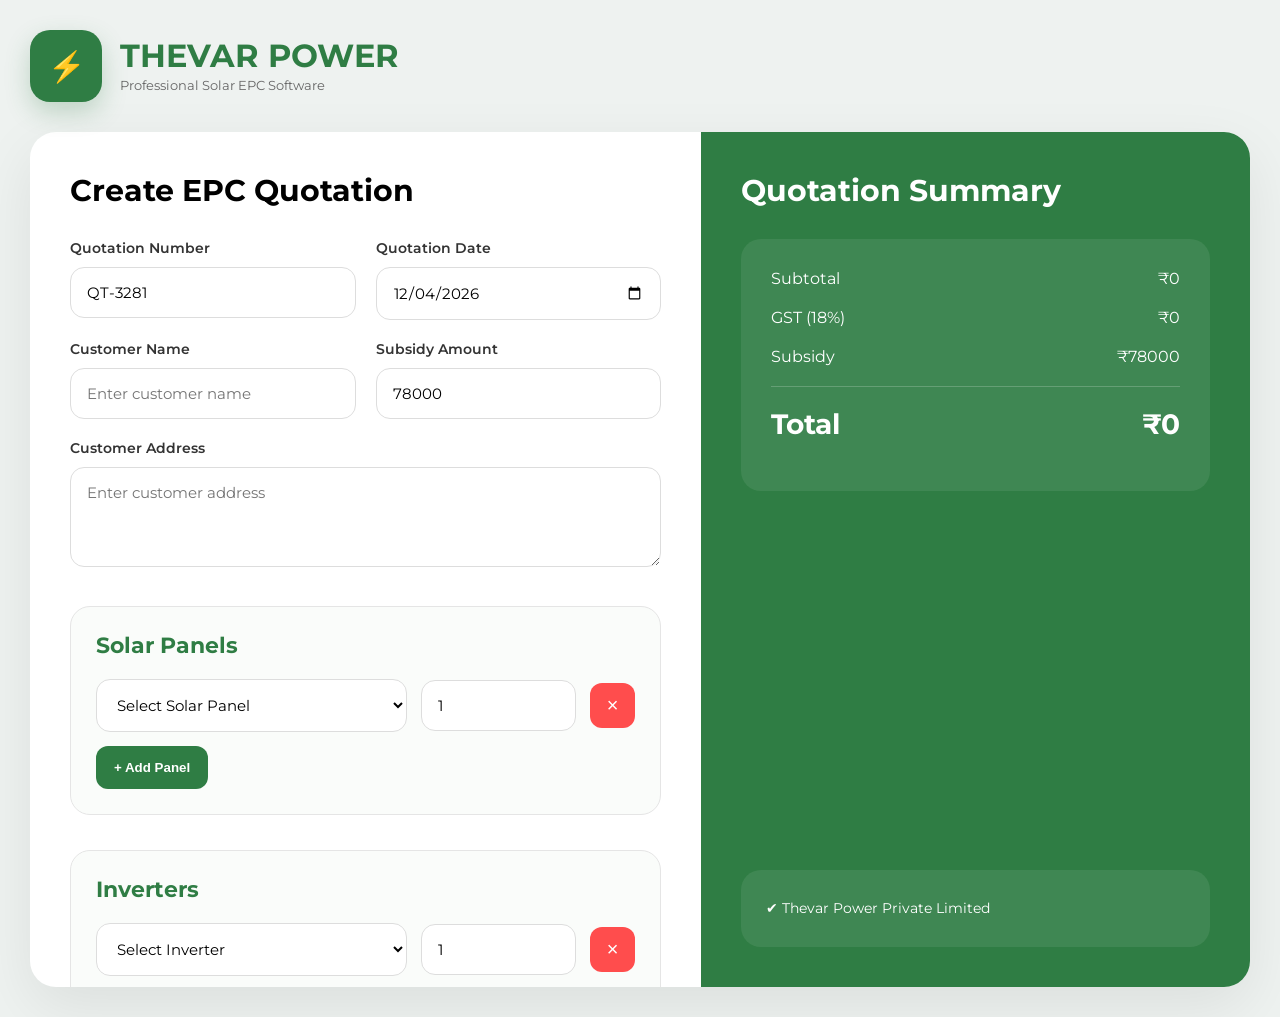
<file: index.html>
<!DOCTYPE html>
<html lang="en">
<head>

<meta charset="UTF-8">

<meta name="viewport"
content="width=device-width, initial-scale=1.0">

<title>
THEVAR POWER - Solar EPC Software
</title>

<link href="https://fonts.googleapis.com/css2?family=Montserrat:wght@400;500;600;700;800&display=swap" rel="stylesheet">

<style>

*{
margin:0;
padding:0;
box-sizing:border-box;
}

body{
font-family:'Montserrat',sans-serif;
background:#eef2f0;
min-height:100vh;
padding:30px;
}

.container{
max-width:1300px;
margin:auto;
}

.header{
display:flex;
justify-content:space-between;
align-items:center;
margin-bottom:30px;
}

.brand{
display:flex;
align-items:center;
gap:18px;
}

.logo{
width:72px;
height:72px;
border-radius:20px;
background:#2f7d44;
display:flex;
align-items:center;
justify-content:center;
font-size:30px;
font-weight:800;
color:white;
box-shadow:0 10px 25px rgba(47,125,68,0.25);
}

.brand-text h1{
font-size:32px;
color:#2f7d44;
line-height:1;
}

.brand-text p{
margin-top:5px;
color:#666;
font-size:13px;
}

.main-card{
background:white;
border-radius:26px;
overflow:hidden;
box-shadow:0 20px 60px rgba(0,0,0,0.08);
display:grid;
grid-template-columns:1.1fr 0.9fr;
}

.form-side{
padding:40px;
max-height:95vh;
overflow:auto;
}

.summary-side{
background:#2f7d44;
padding:40px;
color:white;
display:flex;
flex-direction:column;
justify-content:space-between;
}

.section-title{
font-size:30px;
font-weight:700;
margin-bottom:30px;
}

.form-grid{
display:grid;
grid-template-columns:1fr 1fr;
gap:20px;
margin-bottom:30px;
}

.full-width{
grid-column:1/3;
}

.form-group label{
display:block;
margin-bottom:10px;
font-size:14px;
font-weight:600;
color:#333;
}

input,
textarea,
select{
width:100%;
padding:15px 16px;
border:1px solid #ddd;
border-radius:14px;
font-size:15px;
font-family:'Montserrat',sans-serif;
transition:0.3s;
background:white;
}

input:focus,
textarea:focus,
select:focus{
outline:none;
border-color:#2f7d44;
box-shadow:0 0 0 4px rgba(47,125,68,0.12);
}

textarea{
min-height:100px;
resize:vertical;
}

.material-section{
margin-top:35px;
padding:25px;
border:1px solid #e5e5e5;
border-radius:20px;
background:#fafcfa;
}

.material-title{
font-size:22px;
font-weight:700;
margin-bottom:20px;
color:#2f7d44;
}

.material-row{
display:grid;
grid-template-columns:2fr 1fr auto;
gap:14px;
margin-bottom:14px;
align-items:center;
}

.add-btn{
padding:14px 18px;
border:none;
background:#2f7d44;
color:white;
font-weight:700;
border-radius:12px;
cursor:pointer;
transition:0.3s;
}

.add-btn:hover{
transform:translateY(-2px);
box-shadow:0 10px 20px rgba(47,125,68,0.2);
}

.remove-btn{
width:45px;
height:45px;
border:none;
border-radius:12px;
background:#ff4d4d;
color:white;
font-size:20px;
cursor:pointer;
}

.generate-btn{
width:100%;
margin-top:35px;
padding:20px;
border:none;
background:#2f7d44;
color:white;
font-size:18px;
font-weight:700;
border-radius:16px;
cursor:pointer;
transition:0.3s;
}

.generate-btn:hover{
transform:translateY(-2px);
box-shadow:0 12px 25px rgba(47,125,68,0.25);
}

.summary-title{
font-size:30px;
font-weight:700;
margin-bottom:30px;
}

.summary-box{
background:rgba(255,255,255,0.08);
border-radius:20px;
padding:30px;
}

.summary-item{
display:flex;
justify-content:space-between;
margin-bottom:20px;
font-size:16px;
}

.total-row{
border-top:1px solid rgba(255,255,255,0.2);
padding-top:20px;
font-size:28px;
font-weight:700;
}

.info-card{
margin-top:30px;
padding:25px;
border-radius:20px;
background:rgba(255,255,255,0.08);
}

.info-card h3{
margin-bottom:12px;
font-size:18px;
}

.info-card p{
font-size:14px;
line-height:1.9;
}

@media(max-width:950px){

.main-card{
grid-template-columns:1fr;
}

.form-grid{
grid-template-columns:1fr;
}

.full-width{
grid-column:auto;
}

.material-row{
grid-template-columns:1fr;
}

.form-side{
max-height:none;
}

}

</style>

</head>

<body>

<div class="container">

<div class="header">

<div class="brand">

<div class="logo">
⚡
</div>

<div class="brand-text">

<h1>THEVAR POWER</h1>

<p>
Professional Solar EPC Software
</p>

</div>

</div>

</div>

<div class="main-card">

<div class="form-side">

<h2 class="section-title">
Create EPC Quotation
</h2>

<div class="form-grid">

<div class="form-group">

<label>Quotation Number</label>

<input
id="quotationNumberInput"
type="text"
>

</div>

<div class="form-group">

<label>Quotation Date</label>

<input
id="quotationDateInput"
type="date"
>

</div>

<div class="form-group">

<label>Customer Name</label>

<input
id="customerNameInput"
type="text"
placeholder="Enter customer name"
>

</div>

<div class="form-group">

<label>Subsidy Amount</label>

<input
id="subsidyInput"
type="number"
value="78000"
>

</div>

<div class="form-group full-width">

<label>Customer Address</label>

<textarea
id="customerAddressInput"
placeholder="Enter customer address"
></textarea>

</div>

</div>


<div class="material-section">

<h3 class="material-title">
Solar Panels
</h3>

<div id="panelContainer"></div>

<button
class="add-btn"
onclick="addMaterialRow(
'panelContainer',
'Solar Panel'
)"
>
+ Add Panel
</button>

</div>


<div class="material-section">

<h3 class="material-title">
Inverters
</h3>

<div id="inverterContainer"></div>

<button
class="add-btn"
onclick="addMaterialRow(
'inverterContainer',
'Inverter'
)"
>
+ Add Inverter
</button>

</div>


<div class="material-section">

<h3 class="material-title">
Materials
</h3>

<div id="materialContainer"></div>

<button
class="add-btn"
onclick="addMaterialRow(
'materialContainer',
'Material'
)"
>
+ Add Material
</button>

</div>


<div class="material-section">

<h3 class="material-title">
Charges
</h3>

<div id="chargeContainer"></div>

<button
class="add-btn"
onclick="addMaterialRow(
'chargeContainer',
'Charge'
)"
>
+ Add Charges
</button>

</div>


<button
class="generate-btn"
onclick="generateQuotation()"
>
Generate Professional BOQ
</button>

</div>

<div class="summary-side">

<div>

<h2 class="summary-title">
Quotation Summary
</h2>

<div class="summary-box">

<div class="summary-item">
<span>Subtotal</span>
<span id="subtotalText">₹0</span>
</div>

<div class="summary-item">
<span>GST (18%)</span>
<span id="gstText">₹0</span>
</div>

<div class="summary-item">
<span>Subsidy</span>
<span id="subsidyText">₹78000</span>
</div>

<div class="summary-item total-row">
<span>Total</span>
<span id="liveTotal">₹0</span>
</div>

</div>

</div>

<div class="info-card">
<p>

✔ Thevar Power Private Limited 

</p>

</div>

</div>

</div>

</div>

<script src="pricing.js"></script>
<script src="app.js"></script>

</body>
</html>
</file>
